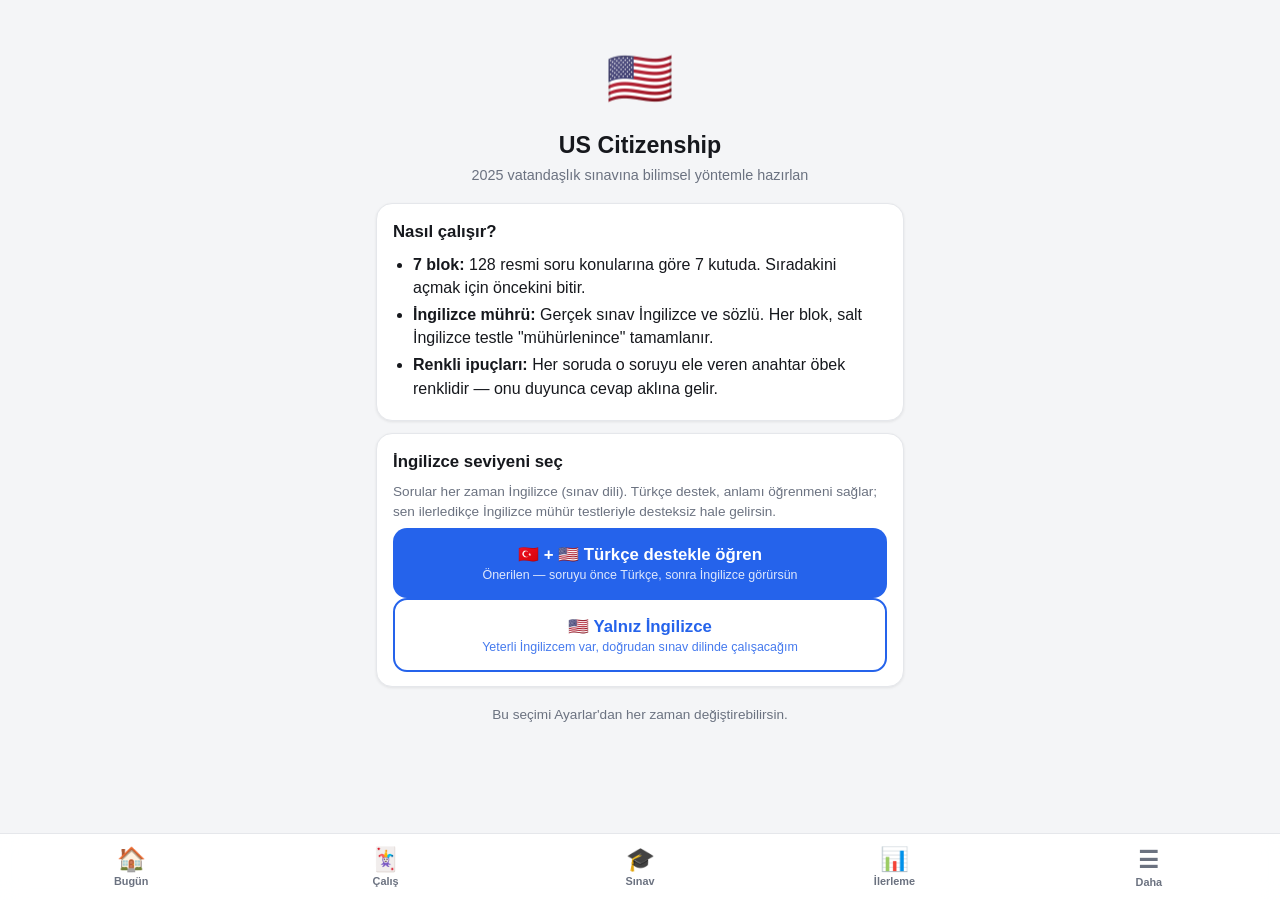
<file: index.html>
<!DOCTYPE html>
<html lang="tr">
<head>
  <meta charset="UTF-8">
  <meta name="viewport" content="width=device-width, initial-scale=1.0, viewport-fit=cover, user-scalable=no">
  <title>US Citizenship</title>
  <meta name="description" content="2025 USCIS Vatandaşlık Sınavı hazırlık uygulaması — 128 soru, aralıklı tekrar, sözlü simülasyon">
  <meta name="theme-color" content="#2563eb">

  <link rel="manifest" href="manifest.webmanifest">
  <link rel="icon" type="image/png" href="icons/icon-192.png">
  <link rel="apple-touch-icon" href="icons/apple-touch-icon.png">
  <meta name="apple-mobile-web-app-capable" content="yes">
  <meta name="mobile-web-app-capable" content="yes">
  <meta name="apple-mobile-web-app-status-bar-style" content="default">
  <meta name="apple-mobile-web-app-title" content="US Citizenship">

  <link rel="stylesheet" href="css/app.css">
</head>
<body>
  <main id="view" aria-live="polite"></main>

  <nav id="nav" aria-label="Ana gezinme">
    <button class="navbtn" data-route="/home"><span class="nicon">🏠</span>Bugün</button>
    <button class="navbtn" data-route="/study"><span class="nicon">🃏</span>Çalış</button>
    <button class="navbtn" data-route="/exam"><span class="nicon">🎓</span>Sınav</button>
    <button class="navbtn" data-route="/progress"><span class="nicon">📊</span>İlerleme</button>
    <button class="navbtn" data-route="more"><span class="nicon">☰</span>Daha</button>
  </nav>

  <div id="sheet-backdrop"></div>
  <div id="sheet" role="menu">
    <div class="sheet-handle"></div>
    <button class="sheet-item" data-route="/english"><span class="nicon">🇬🇧</span>İngilizce Testi</button>
    <button class="sheet-item" data-route="/interview"><span class="nicon">🗣️</span>Mülakat Hazırlığı</button>
    <button class="sheet-item" data-route="/billing"><span class="nicon">💳</span>Faturalama</button>
    <button class="sheet-item" data-route="/settings"><span class="nicon">⚙️</span>Ayarlar</button>
  </div>

  <!-- Veri -->
  <script src="js/data.js"></script>
  <script src="js/cues.js"></script>
  <script src="js/best.js"></script>
  <script src="js/freq.js"></script>
  <script src="js/mnemo.js"></script>
  <script src="js/lang-tr.js"></script>
  <script src="js/lang-es.js"></script>
  <script src="js/english-data.js"></script>
  <script src="js/interview-data.js"></script>
  <!-- Çekirdek -->
  <script src="js/db.js"></script>
  <script src="js/srs.js"></script>
  <script src="js/speech.js"></script>
  <script src="js/lang.js"></script>
  <script src="js/blocks.js"></script>
  <script src="js/advisor.js"></script>
  <script src="js/pricing.js"></script>
  <script src="js/entitlements.js"></script>
  <script src="js/payments.js"></script>
  <script src="js/coach.js"></script>
  <script src="js/selfcheck.js"></script>
  <script src="js/ui.js"></script>
  <script src="js/karaoke.js"></script>
  <!-- Görünümler -->
  <script src="js/views/welcome.js"></script>
  <script src="js/views/home.js"></script>
  <script src="js/views/study.js"></script>
  <script src="js/views/block.js"></script>
  <script src="js/views/exam.js"></script>
  <script src="js/views/english.js"></script>
  <script src="js/views/interview.js"></script>
  <script src="js/views/progress.js"></script>
  <script src="js/views/settings.js"></script>
  <script src="js/views/paywall.js"></script>
  <script src="js/views/billing.js"></script>
  <!-- Önyükleme -->
  <script src="js/app.js"></script>
</body>
</html>
</file>
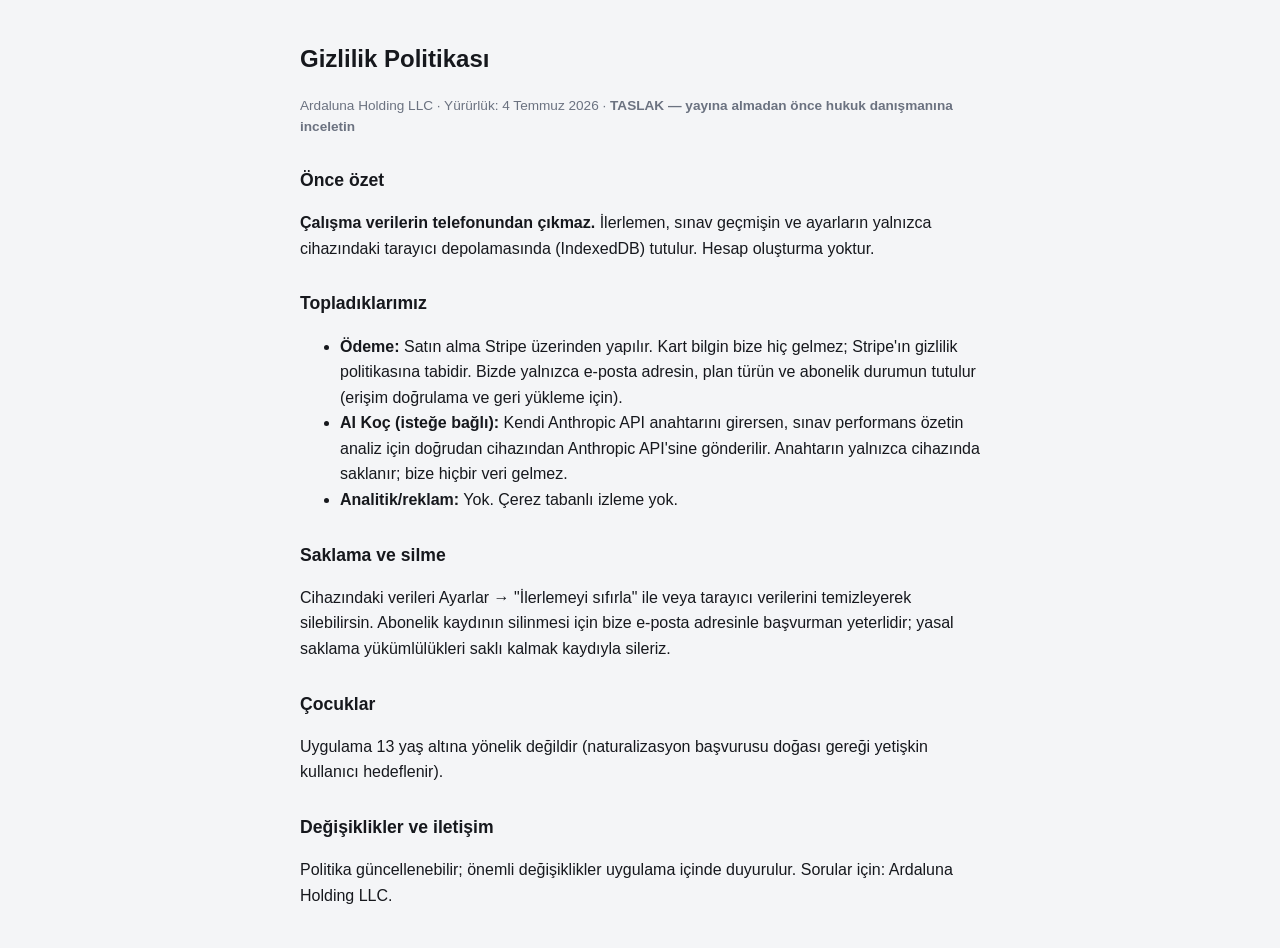
<file: legal/privacy.html>
<!DOCTYPE html>
<html lang="tr">
<head>
<meta charset="UTF-8"><meta name="viewport" content="width=device-width, initial-scale=1.0">
<title>Gizlilik Politikası — US Citizenship</title>
<link rel="stylesheet" href="style.css">
</head>
<body>
<h1>Gizlilik Politikası</h1>
<p class="meta">Ardaluna Holding LLC · Yürürlük: 4 Temmuz 2026 · <b>TASLAK — yayına almadan önce hukuk danışmanına inceletin</b></p>

<h2>Önce özet</h2>
<p><b>Çalışma verilerin telefonundan çıkmaz.</b> İlerlemen, sınav geçmişin ve ayarların yalnızca cihazındaki tarayıcı depolamasında (IndexedDB) tutulur. Hesap oluşturma yoktur.</p>

<h2>Topladıklarımız</h2>
<ul>
<li><b>Ödeme:</b> Satın alma Stripe üzerinden yapılır. Kart bilgin bize hiç gelmez; Stripe'ın gizlilik politikasına tabidir. Bizde yalnızca e-posta adresin, plan türün ve abonelik durumun tutulur (erişim doğrulama ve geri yükleme için).</li>
<li><b>AI Koç (isteğe bağlı):</b> Kendi Anthropic API anahtarını girersen, sınav performans özetin analiz için doğrudan cihazından Anthropic API'sine gönderilir. Anahtarın yalnızca cihazında saklanır; bize hiçbir veri gelmez.</li>
<li><b>Analitik/reklam:</b> Yok. Çerez tabanlı izleme yok.</li>
</ul>

<h2>Saklama ve silme</h2>
<p>Cihazındaki verileri Ayarlar → "İlerlemeyi sıfırla" ile veya tarayıcı verilerini temizleyerek silebilirsin. Abonelik kaydının silinmesi için bize e-posta adresinle başvurman yeterlidir; yasal saklama yükümlülükleri saklı kalmak kaydıyla sileriz.</p>

<h2>Çocuklar</h2>
<p>Uygulama 13 yaş altına yönelik değildir (naturalizasyon başvurusu doğası gereği yetişkin kullanıcı hedeflenir).</p>

<h2>Değişiklikler ve iletişim</h2>
<p>Politika güncellenebilir; önemli değişiklikler uygulama içinde duyurulur. Sorular için: Ardaluna Holding LLC.</p>
</body>
</html>
</file>
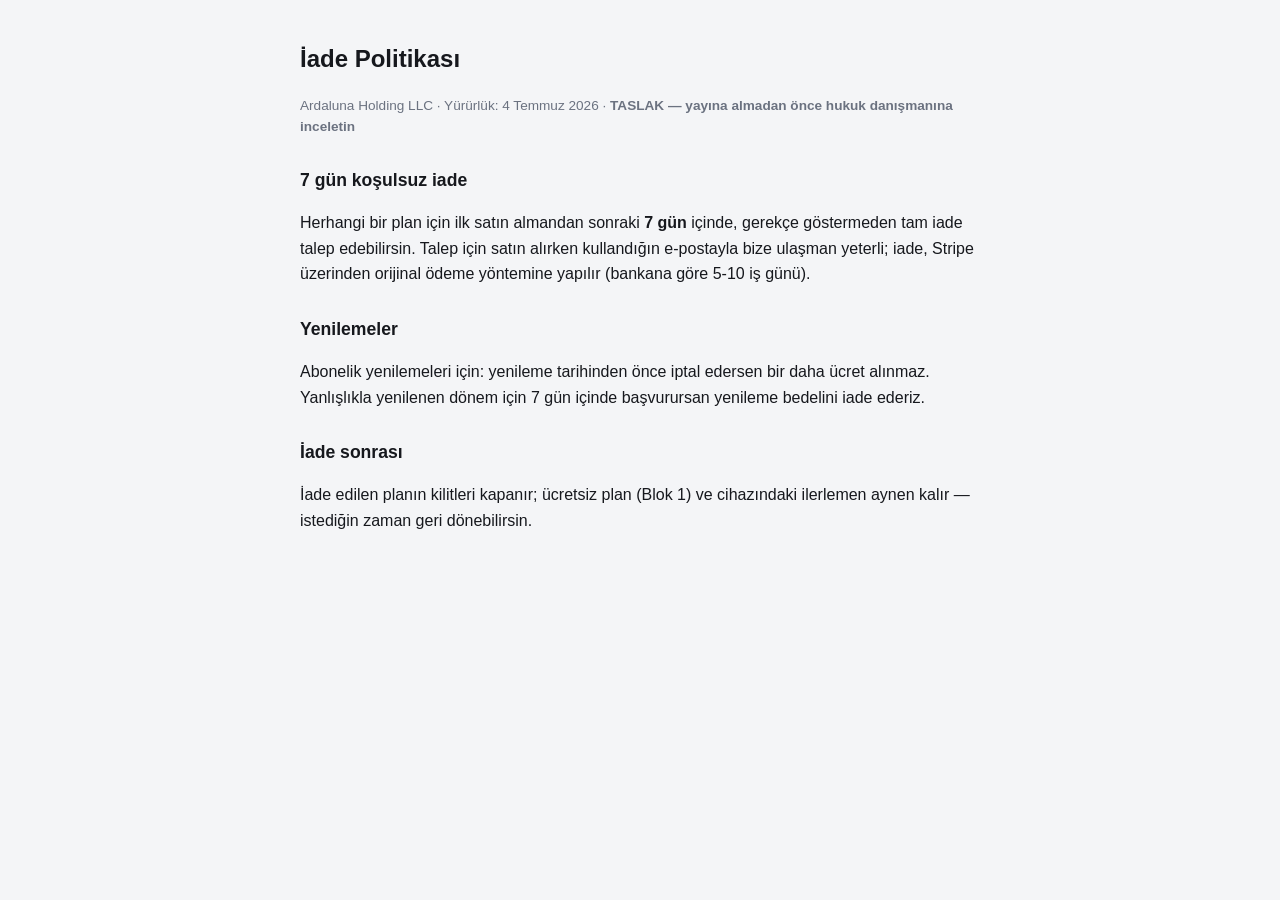
<file: legal/refund.html>
<!DOCTYPE html>
<html lang="tr">
<head>
<meta charset="UTF-8"><meta name="viewport" content="width=device-width, initial-scale=1.0">
<title>İade Politikası — US Citizenship</title>
<link rel="stylesheet" href="style.css">
</head>
<body>
<h1>İade Politikası</h1>
<p class="meta">Ardaluna Holding LLC · Yürürlük: 4 Temmuz 2026 · <b>TASLAK — yayına almadan önce hukuk danışmanına inceletin</b></p>

<h2>7 gün koşulsuz iade</h2>
<p>Herhangi bir plan için ilk satın almandan sonraki <b>7 gün</b> içinde, gerekçe göstermeden tam iade talep edebilirsin. Talep için satın alırken kullandığın e-postayla bize ulaşman yeterli; iade, Stripe üzerinden orijinal ödeme yöntemine yapılır (bankana göre 5-10 iş günü).</p>

<h2>Yenilemeler</h2>
<p>Abonelik yenilemeleri için: yenileme tarihinden önce iptal edersen bir daha ücret alınmaz. Yanlışlıkla yenilenen dönem için 7 gün içinde başvurursan yenileme bedelini iade ederiz.</p>

<h2>İade sonrası</h2>
<p>İade edilen planın kilitleri kapanır; ücretsiz plan (Blok 1) ve cihazındaki ilerlemen aynen kalır — istediğin zaman geri dönebilirsin.</p>
</body>
</html>
</file>
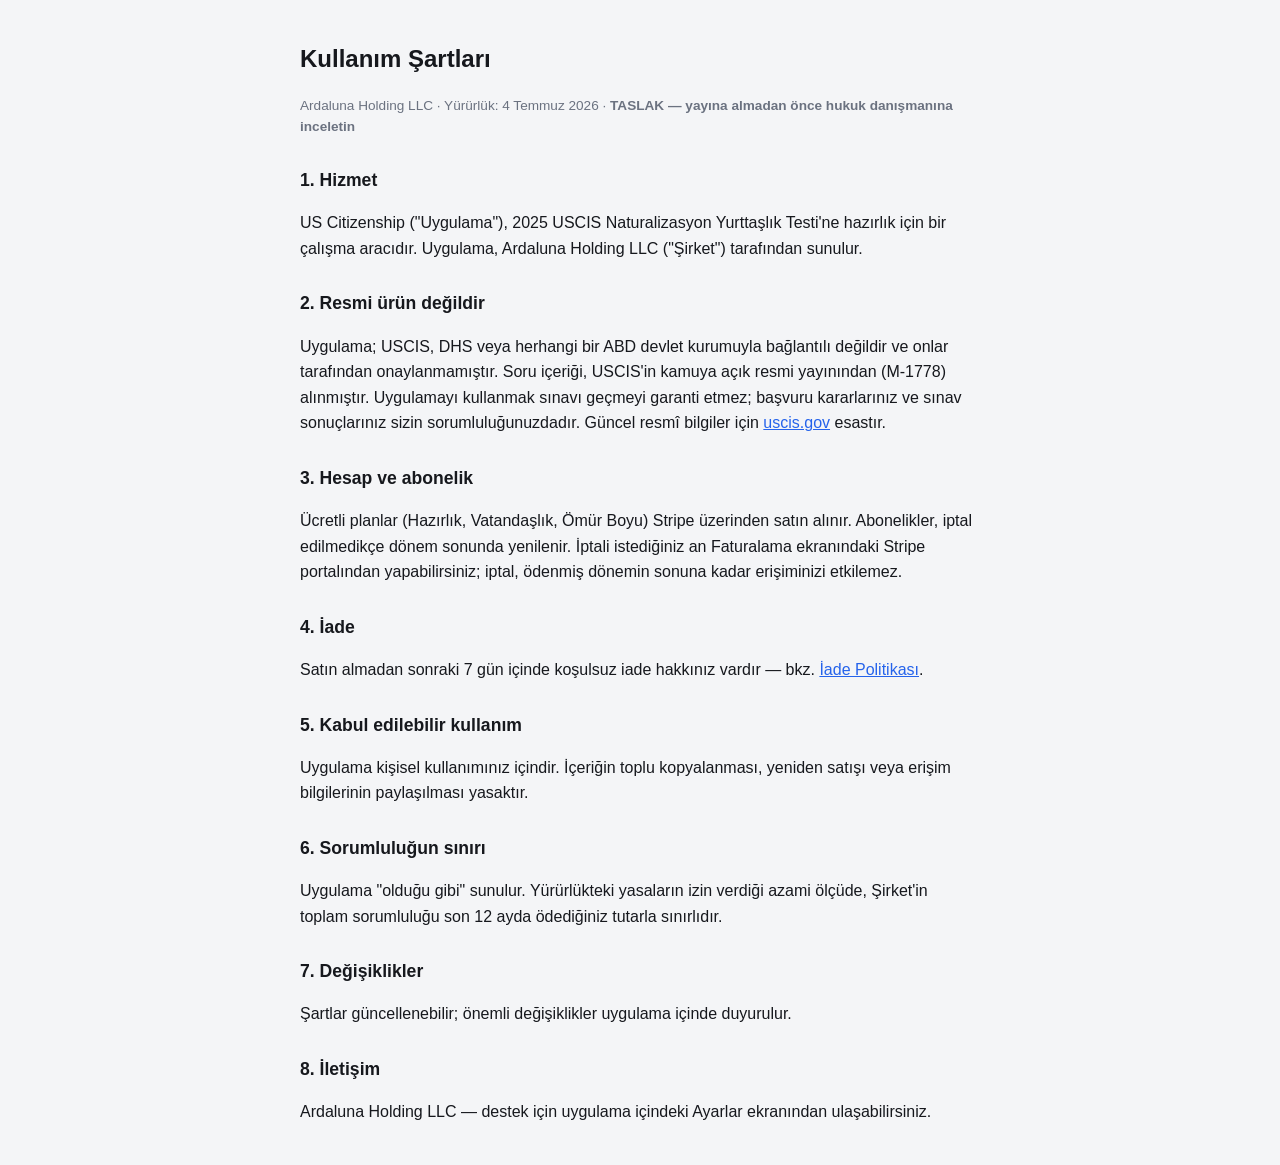
<file: legal/terms.html>
<!DOCTYPE html>
<html lang="tr">
<head>
<meta charset="UTF-8"><meta name="viewport" content="width=device-width, initial-scale=1.0">
<title>Kullanım Şartları — US Citizenship</title>
<link rel="stylesheet" href="style.css">
</head>
<body>
<h1>Kullanım Şartları</h1>
<p class="meta">Ardaluna Holding LLC · Yürürlük: 4 Temmuz 2026 · <b>TASLAK — yayına almadan önce hukuk danışmanına inceletin</b></p>

<h2>1. Hizmet</h2>
<p>US Citizenship ("Uygulama"), 2025 USCIS Naturalizasyon Yurttaşlık Testi'ne hazırlık için bir çalışma aracıdır. Uygulama, Ardaluna Holding LLC ("Şirket") tarafından sunulur.</p>

<h2>2. Resmi ürün değildir</h2>
<p>Uygulama; USCIS, DHS veya herhangi bir ABD devlet kurumuyla bağlantılı değildir ve onlar tarafından onaylanmamıştır. Soru içeriği, USCIS'in kamuya açık resmi yayınından (M-1778) alınmıştır. Uygulamayı kullanmak sınavı geçmeyi garanti etmez; başvuru kararlarınız ve sınav sonuçlarınız sizin sorumluluğunuzdadır. Güncel resmî bilgiler için <a href="https://www.uscis.gov">uscis.gov</a> esastır.</p>

<h2>3. Hesap ve abonelik</h2>
<p>Ücretli planlar (Hazırlık, Vatandaşlık, Ömür Boyu) Stripe üzerinden satın alınır. Abonelikler, iptal edilmedikçe dönem sonunda yenilenir. İptali istediğiniz an Faturalama ekranındaki Stripe portalından yapabilirsiniz; iptal, ödenmiş dönemin sonuna kadar erişiminizi etkilemez.</p>

<h2>4. İade</h2>
<p>Satın almadan sonraki 7 gün içinde koşulsuz iade hakkınız vardır — bkz. <a href="refund.html">İade Politikası</a>.</p>

<h2>5. Kabul edilebilir kullanım</h2>
<p>Uygulama kişisel kullanımınız içindir. İçeriğin toplu kopyalanması, yeniden satışı veya erişim bilgilerinin paylaşılması yasaktır.</p>

<h2>6. Sorumluluğun sınırı</h2>
<p>Uygulama "olduğu gibi" sunulur. Yürürlükteki yasaların izin verdiği azami ölçüde, Şirket'in toplam sorumluluğu son 12 ayda ödediğiniz tutarla sınırlıdır.</p>

<h2>7. Değişiklikler</h2>
<p>Şartlar güncellenebilir; önemli değişiklikler uygulama içinde duyurulur.</p>

<h2>8. İletişim</h2>
<p>Ardaluna Holding LLC — destek için uygulama içindeki Ayarlar ekranından ulaşabilirsiniz.</p>
</body>
</html>
</file>
<file: css/app.css>
/* =========================================================================
 * app.css — US Citizenship PWA · mobil öncelikli · açık/koyu tema
 * ========================================================================= */

:root {
  --bg: #f4f5f7;
  --card: #ffffff;
  --text: #16181d;
  --muted: #6b7280;
  --accent: #2563eb;
  --accent-33: rgba(37, 99, 235, 0.20);
  --ok: #16a34a;
  --fail: #dc2626;
  --warn-bg: #fef3c7;
  --warn-text: #92400e;
  --star: #d97706;
  --ring-bg: #e5e7eb;
  --border: #e5e7eb;
  --nav-bg: rgba(255, 255, 255, 0.92);
  --shadow: 0 1px 3px rgba(0,0,0,0.08);
}

@media (prefers-color-scheme: dark) {
  :root:not([data-theme="light"]) {
    --bg: #0f1117;
    --card: #1a1d26;
    --text: #e8eaf0;
    --muted: #9aa1af;
    --accent: #60a5fa;
    --accent-33: rgba(96, 165, 250, 0.22);
    --ok: #4ade80;
    --fail: #f87171;
    --warn-bg: #3a2e10;
    --warn-text: #fbbf24;
    --star: #fbbf24;
    --ring-bg: #2b303c;
    --border: #2b303c;
    --nav-bg: rgba(20, 22, 30, 0.94);
    --shadow: 0 1px 3px rgba(0,0,0,0.4);
  }
}
:root[data-theme="dark"] {
  --bg: #0f1117; --card: #1a1d26; --text: #e8eaf0; --muted: #9aa1af;
  --accent: #60a5fa; --accent-33: rgba(96,165,250,0.22);
  --ok: #4ade80; --fail: #f87171; --warn-bg: #3a2e10; --warn-text: #fbbf24;
  --star: #fbbf24; --ring-bg: #2b303c; --border: #2b303c;
  --nav-bg: rgba(20,22,30,0.94); --shadow: 0 1px 3px rgba(0,0,0,0.4);
}

* { box-sizing: border-box; -webkit-tap-highlight-color: transparent; }
html, body { margin: 0; padding: 0; }
body {
  background: var(--bg);
  color: var(--text);
  font-family: -apple-system, BlinkMacSystemFont, "Segoe UI", Roboto, sans-serif;
  font-size: 16px;
  line-height: 1.45;
  padding-bottom: calc(70px + env(safe-area-inset-bottom));
  -webkit-font-smoothing: antialiased;
}

#view { max-width: 560px; margin: 0 auto; }
.page { padding: 16px 16px 24px; display: flex; flex-direction: column; gap: 12px; }
.center-page { align-items: center; text-align: center; padding-top: 48px; }

h1 { font-size: 1.45rem; margin: 4px 0; }
h2 { font-size: 1.25rem; margin: 4px 0; }
h3 { font-size: 1.05rem; margin: 2px 0 8px; }
h4 { margin: 10px 0 4px; }
p { margin: 6px 0; }
a { color: var(--accent); }

.hero h1 { margin-bottom: 0; }
.sub { color: var(--muted); font-size: 0.9rem; margin-top: 2px; }
.muted { color: var(--muted); }
.small { font-size: 0.85rem; }
.ok { color: var(--ok); font-weight: 600; }
.fail { color: var(--fail); font-weight: 600; }
.accent { color: var(--accent); }
.center { text-align: center; align-items: center; display: flex; flex-direction: column; }
.big-emoji { font-size: 3.4rem; margin-bottom: 6px; }
.row-between { display: flex; justify-content: space-between; align-items: center; gap: 8px; }
.sep { border: none; border-top: 1px solid var(--border); margin: 12px 0; }
.section-title { margin-top: 12px; }

/* ---------- kartlar ---------- */
.card {
  background: var(--card);
  border-radius: 16px;
  padding: 14px 16px;
  box-shadow: var(--shadow);
  border: 1px solid var(--border);
}
.tip { background: linear-gradient(0deg, var(--accent-33), var(--accent-33)), var(--card); border-color: transparent; }

/* ---------- istatistik satırı ---------- */
.stat-row { display: flex; justify-content: space-around; }
.stat { text-align: center; }
.stat-num { font-size: 1.7rem; font-weight: 700; }
.stat-label { font-size: 0.78rem; color: var(--muted); }

/* ---------- butonlar (geniş dokunma alanları) ---------- */
.btn {
  display: block; width: 100%;
  border: none; border-radius: 14px;
  padding: 13px 16px;
  font-size: 1rem; font-weight: 600;
  cursor: pointer;
  background: var(--card); color: var(--text);
  border: 1px solid var(--border);
  min-height: 48px;
  transition: transform 0.06s ease, opacity 0.15s;
}
.btn:active { transform: scale(0.98); }
.btn-primary { background: var(--accent); color: #fff; border: none; }
.btn-outline { background: transparent; border: 2px solid var(--accent); color: var(--accent); }
.btn-ghost { background: transparent; border: none; color: var(--muted); }
.btn-danger { background: transparent; border: 2px solid var(--fail); color: var(--fail); }
.btn-big { padding: 16px; font-size: 1.05rem; }
.small-btn { width: auto; min-height: 40px; padding: 8px 12px; font-size: 0.9rem; }
.btn-circle {
  width: 56px; min-height: 56px; height: 56px; border-radius: 50%;
  font-size: 1.5rem; padding: 0; display: inline-flex;
  align-items: center; justify-content: center;
}
.btn-bigcircle { width: 84px; height: 84px; min-height: 84px; font-size: 2.2rem; margin: 10px auto; }
.btn-mini { width: 40px; height: 40px; min-height: 40px; font-size: 1rem; }
.btn-circle.listening { background: var(--fail); color: #fff; animation: pulse 1.2s infinite; }
@keyframes pulse { 0%,100% { box-shadow: 0 0 0 0 rgba(220,38,38,0.5);} 50% { box-shadow: 0 0 0 12px rgba(220,38,38,0);} }

/* ---------- rozetler ---------- */
.badge {
  display: inline-block; border-radius: 999px;
  padding: 3px 10px; font-size: 0.75rem; font-weight: 600;
}
.badge-warn {
  display: block; background: var(--warn-bg); color: var(--warn-text);
  border-radius: 10px; padding: 8px 10px; font-size: 0.8rem; margin: 6px 0;
}
.badge-warn a { color: inherit; font-weight: 700; }
.badge-star { background: rgba(217,119,6,0.15); color: var(--star); }
.badge-cat { }

/* ---------- soru kartı ---------- */
.qcard { display: flex; flex-direction: column; gap: 10px; }
.qmeta { display: flex; align-items: center; gap: 8px; flex-wrap: wrap; }
.qnum { font-weight: 700; color: var(--muted); }
.qtext { font-size: 1.3rem; font-weight: 700; line-height: 1.35; }
.qcontrols { display: flex; gap: 12px; justify-content: center; }

.acard { display: flex; flex-direction: column; gap: 8px; }
.alabel { font-size: 0.8rem; color: var(--muted); font-weight: 600; text-transform: uppercase; letter-spacing: 0.04em; }
.alist { margin: 0; padding-left: 20px; }
.alist li { margin: 3px 0; font-weight: 600; }
.anote { font-style: italic; }
.trbox { background: var(--bg); border-radius: 12px; padding: 10px 12px; }
.tr-explain { font-size: 0.92rem; }
.tr-hook { font-size: 0.92rem; margin-top: 6px; color: var(--accent); font-weight: 600; }

/* ---------- notlama ---------- */
.grade-row { display: grid; grid-template-columns: repeat(4, 1fr); gap: 8px; margin-top: 10px; }
.grade-btn { padding: 12px 4px; font-size: 0.95rem; border: none; color: #fff; }
.grade-sub { font-size: 0.7rem; font-weight: 400; opacity: 0.85; }
.grade-again { background: #dc2626; }
.grade-hard { background: #d97706; }
.grade-good { background: #16a34a; }
.grade-easy { background: #2563eb; }

/* ---------- çalışma üst çubuğu ---------- */
.study-top { display: flex; justify-content: space-between; align-items: center; }
.progressbar { height: 6px; background: var(--ring-bg); border-radius: 3px; overflow: hidden; }
.progressbar-fill { height: 100%; background: var(--accent); border-radius: 3px; }

/* ---------- konuşma durumu ---------- */
.speech-status { min-height: 20px; font-size: 0.9rem; text-align: center; color: var(--muted); }
.speech-status.ok { color: var(--ok); font-weight: 600; }

/* ---------- sınav ---------- */
.score-strip { display: flex; justify-content: space-between; padding: 0 8px; font-size: 1.05rem; }
.timer { font-variant-numeric: tabular-nums; color: var(--muted); min-width: 52px; text-align: right; }
.timer-slow { color: var(--fail); font-weight: 700; }
.exam-btns { display: flex; flex-direction: column; gap: 10px; margin-top: 8px; }
.result-banner { border-radius: 16px; padding: 24px 16px; text-align: center; }
.result-banner.pass { background: rgba(22,163,74,0.12); border: 2px solid var(--ok); }
.result-banner.fail-bg { background: rgba(220,38,38,0.10); border: 2px solid var(--fail); }
.result-score { font-size: 1.2rem; font-weight: 700; }
.wrong-item { padding: 8px 0; border-bottom: 1px solid var(--border); font-size: 0.92rem; }
.wrong-item:last-child { border-bottom: none; }
.cat-row { display: flex; align-items: center; gap: 8px; margin: 6px 0; }
.cat-bar { flex: 1; height: 8px; background: var(--ring-bg); border-radius: 4px; overflow: hidden; }
.cat-bar-fill { height: 100%; border-radius: 4px; }
.coach-card { border-color: var(--accent-33); box-shadow: 0 0 0 1px var(--accent-33), var(--shadow); }
.coach-motivation { font-style: italic; background: var(--bg); border-radius: 10px; padding: 10px; }
.rules { padding-left: 20px; margin: 6px 0; }
.rules li { margin: 4px 0; }

/* ---------- halka & grafikler ---------- */
.ring { margin: 4px auto; }
.ring-num { font-size: 26px; font-weight: 800; fill: var(--text); }
.ring-label { font-size: 11px; fill: var(--muted); }
.chart-num { font-size: 9px; fill: var(--muted); }
.radar-label { font-size: 10px; fill: var(--muted); }
.radar-wrap { width: 100%; display: flex; justify-content: center; }
.exam-row { padding: 5px 0; border-bottom: 1px solid var(--border); }
.exam-row:last-child { border-bottom: none; }

/* ---------- ısı haritası ---------- */
.heatmap { display: grid; grid-template-columns: repeat(8, 1fr); gap: 5px; margin-top: 8px; }
.heat-cell {
  aspect-ratio: 1; border: none; border-radius: 8px;
  font-size: 0.72rem; font-weight: 600; cursor: pointer;
  color: var(--text); display: flex; align-items: center; justify-content: center;
  min-height: 34px;
}
.heat-0 { background: var(--ring-bg); color: var(--muted); }
.heat-1 { background: rgba(220,38,38,0.35); }
.heat-2 { background: rgba(217,119,6,0.4); }
.heat-3 { background: rgba(22,163,74,0.35); }
.heat-4 { background: rgba(22,163,74,0.75); color: #fff; }
.heat-star { outline: 2px solid var(--star); outline-offset: -2px; }
.heat-legend { display: flex; align-items: center; gap: 4px; flex-wrap: wrap; }
.heat-key { display: inline-block; width: 14px; height: 14px; border-radius: 4px; vertical-align: middle; }

/* ---------- akordeon (mülakat) ---------- */
.acc { background: var(--card); border-radius: 14px; border: 1px solid var(--border); overflow: hidden; box-shadow: var(--shadow); }
.acc-head {
  width: 100%; display: flex; justify-content: space-between; align-items: center;
  padding: 14px 16px; background: none; border: none;
  font-size: 1rem; font-weight: 700; color: var(--text); cursor: pointer; min-height: 52px;
  text-align: left;
}
.acc-critical { }
.acc-arrow { color: var(--muted); }
.acc-body { display: none; padding: 0 16px 14px; }
.acc-body.open { display: block; }
.en-quote {
  background: var(--bg);
  padding: 8px 12px; border-radius: 8px; font-style: italic; margin: 6px 0;
  color: var(--text);
}
.tips { padding-left: 20px; }
.tips li { margin: 4px 0; font-size: 0.92rem; }
.smalltalk-item { padding: 10px 0; border-bottom: 1px solid var(--border); }
.smalltalk-item:last-child { border-bottom: none; }
.check-item {
  display: flex; align-items: center; gap: 10px;
  padding: 10px 0; border-bottom: 1px solid var(--border); cursor: pointer;
}
.check-item:last-child { border-bottom: none; }
.check-item input { width: 22px; height: 22px; accent-color: var(--accent); }

/* ---------- İngilizce ---------- */
.vocab-group { margin: 8px 0; }
.vocab-words { color: var(--muted); font-size: 0.9rem; margin-top: 2px; }
.dictation-input {
  width: 100%; border-radius: 12px; border: 2px solid var(--border);
  background: var(--card); color: var(--text);
  font-size: 1.05rem; padding: 12px; resize: none; font-family: inherit;
}
.dictation-input:focus { outline: none; border-color: var(--accent); }
.dict-words { margin: 8px 0; font-size: 1.05rem; }
.w-ok { color: var(--ok); }
.w-bad { color: var(--fail); text-decoration: underline wavy; }
.ok-bg { border: 2px solid var(--ok); }
.fail-bg2 { border: 2px solid var(--fail); }
.read-sentence { font-size: 1.4rem; font-weight: 700; margin: 8px 0; line-height: 1.4; }

/* ---------- form alanları ---------- */
.field { display: block; margin: 12px 0; }
.field-label { display: block; font-size: 0.85rem; font-weight: 600; margin-bottom: 4px; }
.input {
  width: 100%; border-radius: 10px; border: 1.5px solid var(--border);
  background: var(--bg); color: var(--text);
  padding: 11px 12px; font-size: 1rem; font-family: inherit;
}
.input:focus { outline: none; border-color: var(--accent); }
.toggle-field { display: flex; justify-content: space-between; align-items: center; gap: 10px; }
.toggle { width: 46px; height: 26px; accent-color: var(--accent); }
input[type="range"] { width: 100%; accent-color: var(--accent); }

/* ---------- alt gezinme ---------- */
#nav {
  position: fixed; bottom: 0; left: 0; right: 0;
  background: var(--nav-bg);
  backdrop-filter: blur(12px); -webkit-backdrop-filter: blur(12px);
  border-top: 1px solid var(--border);
  display: flex; justify-content: space-around;
  padding: 6px 4px calc(6px + env(safe-area-inset-bottom));
  z-index: 50;
}
.navbtn {
  flex: 1; background: none; border: none; cursor: pointer;
  display: flex; flex-direction: column; align-items: center; gap: 2px;
  color: var(--muted); font-size: 0.68rem; font-weight: 600;
  padding: 6px 2px; border-radius: 10px; min-height: 52px;
}
.navbtn .nicon { font-size: 1.45rem; }
.navbtn.active { color: var(--accent); }

/* ---------- alt menü (Daha) ---------- */
#sheet-backdrop {
  position: fixed; inset: 0; background: rgba(0,0,0,0.4);
  opacity: 0; pointer-events: none; transition: opacity 0.2s; z-index: 60;
}
#sheet-backdrop.open { opacity: 1; pointer-events: auto; }
#sheet {
  position: fixed; bottom: 0; left: 0; right: 0;
  background: var(--card); border-radius: 20px 20px 0 0;
  transform: translateY(100%); transition: transform 0.25s ease;
  z-index: 61; padding: 12px 16px calc(20px + env(safe-area-inset-bottom));
}
#sheet.open { transform: translateY(0); }
.sheet-handle { width: 44px; height: 5px; background: var(--ring-bg); border-radius: 3px; margin: 0 auto 10px; }
.sheet-item {
  display: flex; align-items: center; gap: 14px;
  width: 100%; padding: 15px 8px; border: none; background: none;
  font-size: 1.05rem; font-weight: 600; color: var(--text); cursor: pointer;
  border-bottom: 1px solid var(--border); min-height: 56px;
}
.sheet-item:last-child { border-bottom: none; }
.sheet-item .nicon { font-size: 1.5rem; }

/* ---------- modal ---------- */
.modal-backdrop {
  position: fixed; inset: 0; background: rgba(0,0,0,0.5);
  display: flex; align-items: center; justify-content: center;
  z-index: 70; padding: 20px;
}
.modal {
  background: var(--card); border-radius: 16px; padding: 18px;
  max-width: 480px; width: 100%; max-height: 80vh; overflow-y: auto;
  display: flex; flex-direction: column; gap: 8px;
}

/* ---------- toast ---------- */
#toast {
  position: fixed; bottom: calc(84px + env(safe-area-inset-bottom));
  left: 50%; transform: translateX(-50%) translateY(20px);
  background: var(--text); color: var(--bg);
  padding: 10px 18px; border-radius: 999px;
  font-size: 0.9rem; font-weight: 600;
  opacity: 0; pointer-events: none; transition: all 0.25s; z-index: 80;
  white-space: nowrap; max-width: 92vw; overflow: hidden; text-overflow: ellipsis;
}
#toast.show { opacity: 1; transform: translateX(-50%) translateY(0); }

/* =========================================================================
 * FAZ A EKLERİ — renkli ipucu, blok haritası, mühür sistemi, onboarding
 * ========================================================================= */

/* ---------- renkli ipucu (Von Restorff: yalnız ipucu ayrışır) ---------- */
.cue { font-weight: 800; border-radius: 6px; padding: 0 4px; box-decoration-break: clone; -webkit-box-decoration-break: clone; }
.cue-GOV_A  { color: #6366f1; background: rgba(99,102,241,0.12); }
.cue-GOV_B  { color: #3b82f6; background: rgba(59,130,246,0.12); }
.cue-GOV_C  { color: #06b6d4; background: rgba(6,182,212,0.12); }
.cue-HIST_A { color: #d97706; background: rgba(217,119,6,0.12); }
.cue-HIST_B { color: #ea580c; background: rgba(234,88,12,0.12); }
.cue-HIST_C { color: #dc2626; background: rgba(220,38,38,0.10); }
.cue-SYM    { color: #059669; background: rgba(16,185,129,0.12); }
.cue-HOL    { color: #65a30d; background: rgba(132,204,22,0.14); }
:root[data-theme="dark"] .cue-GOV_A, :root:not([data-theme="light"]) .cue-GOV_A { color: #a5b4fc; }
:root[data-theme="dark"] .cue-HIST_C, :root:not([data-theme="light"]) .cue-HIST_C { color: #fca5a5; }

/* ---------- bilingual soru kartı ---------- */
.qtext-native { font-size: 1.15rem; color: var(--text); opacity: 0.95; }
.qtext-en-second { border-top: 1px dashed var(--border); padding-top: 10px; }
.a-nat { font-size: 0.85rem; font-weight: 400; color: var(--muted); margin-top: 1px; }

/* ---------- onboarding ---------- */
.btn-sub { font-size: 0.78rem; font-weight: 400; opacity: 0.85; margin-top: 3px; }

/* ---------- blok haritası ---------- */
.block-map { display: flex; flex-direction: column; gap: 8px; }
.block-row {
  display: flex; align-items: center; gap: 12px;
  background: var(--card); border: 1px solid var(--border);
  border-radius: 14px; padding: 12px 14px; cursor: pointer;
  box-shadow: var(--shadow); text-align: left; width: 100%;
  font-family: inherit; color: var(--text);
}
.block-row:active { transform: scale(0.99); }
.block-locked { opacity: 0.55; }
.block-sealed { border-color: rgba(22,163,74,0.4); }
.block-icon { font-size: 1.6rem; width: 40px; text-align: center; flex-shrink: 0; }
.block-main { flex: 1; min-width: 0; }
.block-title { font-weight: 700; font-size: 0.98rem; display: flex; align-items: center; gap: 8px; flex-wrap: wrap; }
.block-status { font-size: 0.68rem; font-weight: 700; padding: 2px 8px; border-radius: 999px; }
.bstat-locked   { background: var(--ring-bg); color: var(--muted); }
.bstat-learning { background: rgba(37,99,235,0.14); color: var(--accent); }
.bstat-passed   { background: rgba(217,119,6,0.16); color: var(--star); }
.bstat-sealed   { background: rgba(22,163,74,0.16); color: var(--ok); }
.block-bar { height: 5px; background: var(--ring-bg); border-radius: 3px; overflow: hidden; margin: 6px 0 4px; }
.block-bar-fill { height: 100%; background: var(--ok); border-radius: 3px; }
.block-sub { font-size: 0.75rem; }
.block-chev { color: var(--muted); font-size: 1.4rem; }

/* ---------- öneri çipleri (Advisor) ---------- */
.rec-strip { display: flex; flex-direction: column; gap: 8px; }
.rec-chip {
  display: flex; align-items: center; gap: 10px; width: 100%;
  background: linear-gradient(0deg, var(--accent-33), var(--accent-33)), var(--card);
  border: 1px solid transparent; border-radius: 14px; padding: 12px 14px;
  font-family: inherit; font-size: 0.88rem; font-weight: 600; color: var(--text);
  cursor: pointer; text-align: left;
}
.rec-icon { font-size: 1.3rem; flex-shrink: 0; }
.rec-tag {
  margin-left: auto; flex-shrink: 0; font-size: 0.65rem; font-weight: 800;
  background: var(--accent); color: #fff; border-radius: 999px; padding: 3px 9px;
}

/* ---------- blok detayı & mühür ---------- */
.block-head { display: flex; align-items: center; gap: 12px; margin-bottom: 10px; }
.block-icon-big { font-size: 2.4rem; }
.seal-steps { display: flex; flex-direction: column; gap: 10px; }
.seal-step { display: flex; gap: 10px; align-items: flex-start; }
.step-mark {
  width: 26px; height: 26px; border-radius: 50%; flex-shrink: 0;
  background: var(--ring-bg); color: var(--muted);
  display: flex; align-items: center; justify-content: center;
  font-size: 0.8rem; font-weight: 800;
}
.step-done .step-mark { background: var(--ok); color: #fff; }
.step-label { font-weight: 700; font-size: 0.92rem; }
.btn-seal { background: #d97706; color: #fff; border: none; }
.badge-seal { background: rgba(217,119,6,0.16); color: var(--star); }
.sealed-banner { border: 2px solid var(--ok); text-align: center; font-weight: 700; }
.unlock-note { font-weight: 800; color: var(--accent); }

.qdot-grid { display: grid; grid-template-columns: repeat(6, 1fr); gap: 6px; }
.qdot {
  aspect-ratio: 1; border: none; border-radius: 10px; cursor: pointer;
  font-size: 0.78rem; font-weight: 700; color: var(--text);
  display: flex; align-items: center; justify-content: center; min-height: 40px;
}
.qdot-new { background: var(--ring-bg); color: var(--muted); }
.qdot-seen { background: rgba(217,119,6,0.35); }
.qdot-mastered { background: rgba(22,163,74,0.55); color: #fff; }

.row-btns { display: flex; gap: 10px; }
.row-btns .btn { flex: 1; }

/* ---------- kilitli özellik teaser ---------- */
.locked-teaser { cursor: pointer; border: 1.5px dashed var(--accent); }

/* =========================================================================
 * FAZ B EKLERİ — paywall / plan kartları
 * ========================================================================= */
.pay-hero { text-align: center; padding: 8px 4px; }
.pay-progress { font-weight: 700; margin: 8px 0 6px; }
.pay-hero .progressbar { max-width: 260px; margin: 0 auto 10px; }

.interval-toggle {
  display: flex; background: var(--ring-bg); border-radius: 12px; padding: 4px; gap: 4px;
}
.int-btn {
  flex: 1; border: none; border-radius: 9px; padding: 10px 8px;
  background: transparent; color: var(--muted);
  font-family: inherit; font-size: 0.9rem; font-weight: 700; cursor: pointer;
  min-height: 44px;
}
.int-active { background: var(--card); color: var(--text); box-shadow: var(--shadow); }
.save-tag {
  display: inline-block; margin-left: 6px; font-size: 0.62rem; font-weight: 800;
  background: rgba(22,163,74,0.16); color: var(--ok);
  border-radius: 999px; padding: 2px 7px; vertical-align: middle;
}

#plan-cards { display: flex; flex-direction: column; gap: 14px; }
.plan-card {
  position: relative; background: var(--card); border: 1.5px solid var(--border);
  border-radius: 18px; padding: 18px 16px 16px;
  box-shadow: var(--shadow);
  display: flex; flex-direction: column; gap: 6px;
}
.plan-popular { border-color: var(--accent); box-shadow: 0 0 0 1px var(--accent), var(--shadow); }
.pop-badge {
  position: absolute; top: -11px; left: 50%; transform: translateX(-50%);
  background: var(--accent); color: #fff;
  font-size: 0.68rem; font-weight: 800; letter-spacing: 0.06em;
  border-radius: 999px; padding: 4px 12px;
}
.plan-name { font-size: 1.15rem; font-weight: 800; }
.plan-price { font-size: 1.9rem; font-weight: 800; margin-top: 2px; }
.plan-per { font-size: 0.85rem; font-weight: 600; color: var(--muted); }
.plan-subline { margin-top: -2px; }
.plan-feats { margin: 8px 0 10px; padding-left: 20px; }
.plan-feats li { margin: 4px 0; font-size: 0.88rem; }
.trust-row { text-align: center; }

/* faturalama/durum banner'ları (Faz D) */
.banner {
  border-radius: 12px; padding: 10px 14px; font-size: 0.88rem; font-weight: 600;
  display: flex; align-items: center; gap: 8px;
}
.banner-warn { background: var(--warn-bg); color: var(--warn-text); }
.banner-err  { background: rgba(220,38,38,0.12); color: var(--fail); }

/* ---------- en kolay cevap vurgusu + not yardımı ---------- */
.a-best { font-weight: 800; border-radius: 6px; padding: 1px 5px; box-decoration-break: clone; -webkit-box-decoration-break: clone; }
.a-best-li { list-style-type: "👉 "; margin-left: 2px; }
.best-tag {
  display: inline-block; margin-left: 6px; vertical-align: middle;
  font-size: 0.62rem; font-weight: 800; letter-spacing: 0.03em;
  background: var(--ok); color: #fff; border-radius: 999px; padding: 2px 7px;
}
.grade-help { border: 1.5px dashed var(--accent); margin-top: 10px; }

/* ---------- ÖĞRET modu + sade cevap kartı ---------- */
.teach-label {
  text-align: center; font-size: 0.82rem; font-weight: 800;
  color: var(--accent); letter-spacing: 0.04em;
}
.attention-line {
  background: var(--bg); border-radius: 12px; padding: 10px 12px;
  font-size: 0.92rem; line-height: 1.5;
}
.attn-answer { font-weight: 800; }

/* ---------- karaoke şeridi ---------- */
.kara-line { line-height: 1.6; }
.kara-word { border-radius: 6px; padding: 0 2px; transition: background 0.12s, opacity 0.12s, color 0.12s; }
.kara-word.kara-up { opacity: 0.4; }
.kara-word.kara-done { opacity: 1; }
.kara-word.kara-now { background: var(--accent); color: #fff; }
.kara-word.kara-silent { opacity: 0.55; }
/* "okunuyor" nabzı — kelime-sınırı olayı gelmeyen cihazlarda sahte hareket
 * yerine dürüst bir işaret (satır bir bütün olarak nefes alır) */
@keyframes kara-breathe { 0%, 100% { opacity: 0.72; } 50% { opacity: 1; } }
.kara-line.kara-reading { animation: kara-breathe 1.15s ease-in-out infinite; }
@media (prefers-reduced-motion: reduce) { .kara-line.kara-reading { animation: none; opacity: 0.9; } }

/* ---------- adım butonları + hüküm ---------- */
.step-btns { display: flex; gap: 8px; margin-top: 12px; flex-wrap: wrap; }
.step-btns .btn { flex: 1 1 auto; min-width: 130px; width: auto; }
.btn[disabled] { opacity: 0.4; pointer-events: none; }
.verdict {
  text-align: center; font-size: 1.3rem; font-weight: 800;
  border-radius: 14px; padding: 14px; margin-bottom: 10px;
}
.verdict-ok { background: rgba(16, 185, 129, 0.14); color: var(--ok); }
.verdict-no { background: rgba(239, 68, 68, 0.10); color: var(--fail); }
.pron-card { margin-top: 8px; }
.pron-syll {
  font-size: 1.5rem; font-weight: 800; letter-spacing: 3px;
  text-align: center; margin: 10px 0; color: var(--accent);
}
.speech-status.listening { color: var(--accent); font-weight: 700; }
.exam-nav { display: flex; align-items: center; gap: 4px; }
.exam-nav .btn[disabled] { opacity: 0.3; }

.mnemo-card { padding: 10px 14px; }
.mnemo-card svg { display: block; width: 100%; max-width: 300px; height: auto; margin: 0 auto; }
.leverage-line {
  background: var(--bg); border-radius: 12px; padding: 8px 12px;
  font-size: 0.85rem; line-height: 1.5; color: var(--muted);
}
.answer-hero { text-align: center; padding: 6px 4px; }
.answer-hero + .answer-hero { border-top: 1px dashed var(--border); margin-top: 6px; padding-top: 12px; }
.hero-text {
  display: inline-block; font-size: 1.5rem; font-weight: 800; line-height: 1.3;
  border-radius: 10px; padding: 4px 12px;
  box-decoration-break: clone; -webkit-box-decoration-break: clone;
}
.hero-nat { margin-top: 6px; color: var(--muted); font-size: 0.95rem; }
.answer-others { margin-top: 12px; }
.others-label { font-size: 0.78rem; font-weight: 700; color: var(--muted); margin-bottom: 4px; }
.others-list { margin: 0; padding-left: 20px; color: var(--muted); }
.others-list li { margin: 2px 0; font-size: 0.88rem; }
</file>
<file: legal/style.css>
body{font-family:-apple-system,BlinkMacSystemFont,"Segoe UI",Roboto,sans-serif;max-width:680px;margin:0 auto;padding:24px 20px;line-height:1.6;color:#16181d;background:#f4f5f7}
h1{font-size:1.5rem}h2{font-size:1.1rem;margin-top:28px}
.meta{color:#6b7280;font-size:.85rem}
a{color:#2563eb}
@media(prefers-color-scheme:dark){body{background:#0f1117;color:#e8eaf0}.meta{color:#9aa1af}a{color:#60a5fa}}
</file>
